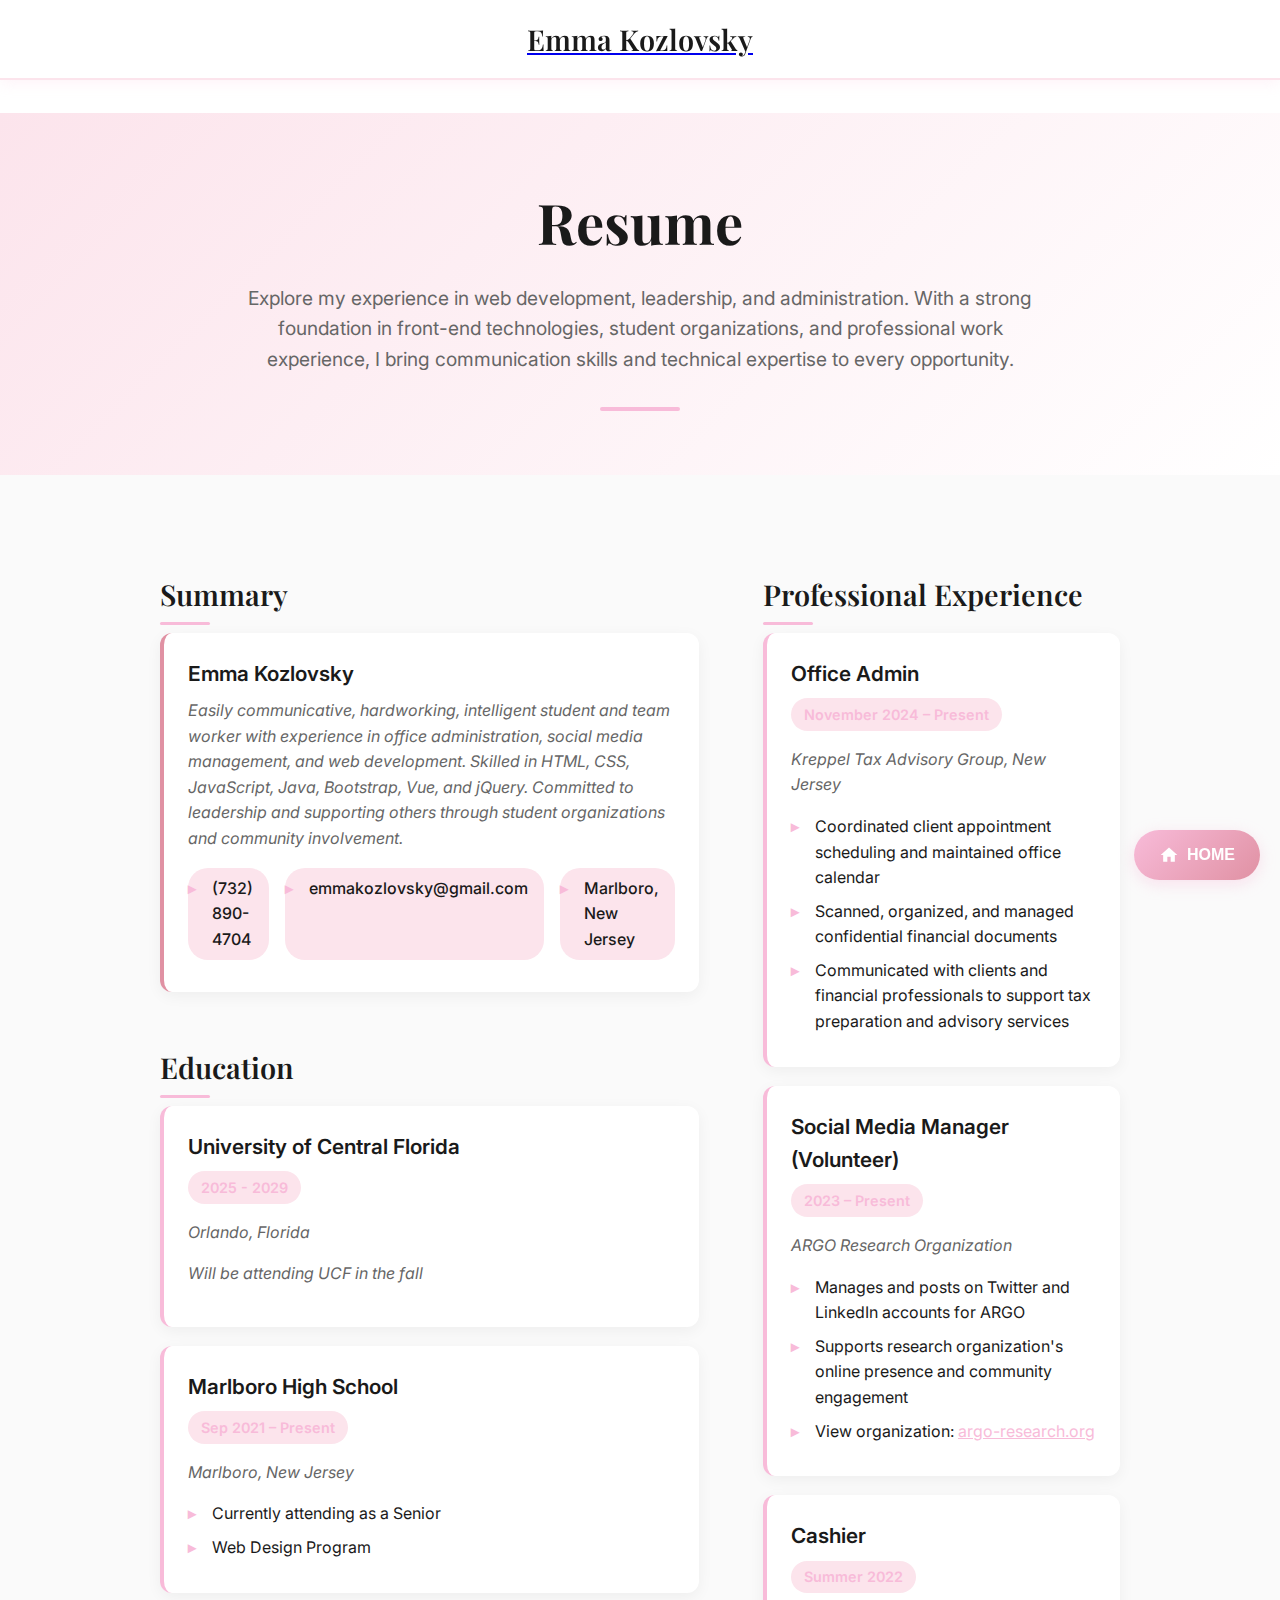
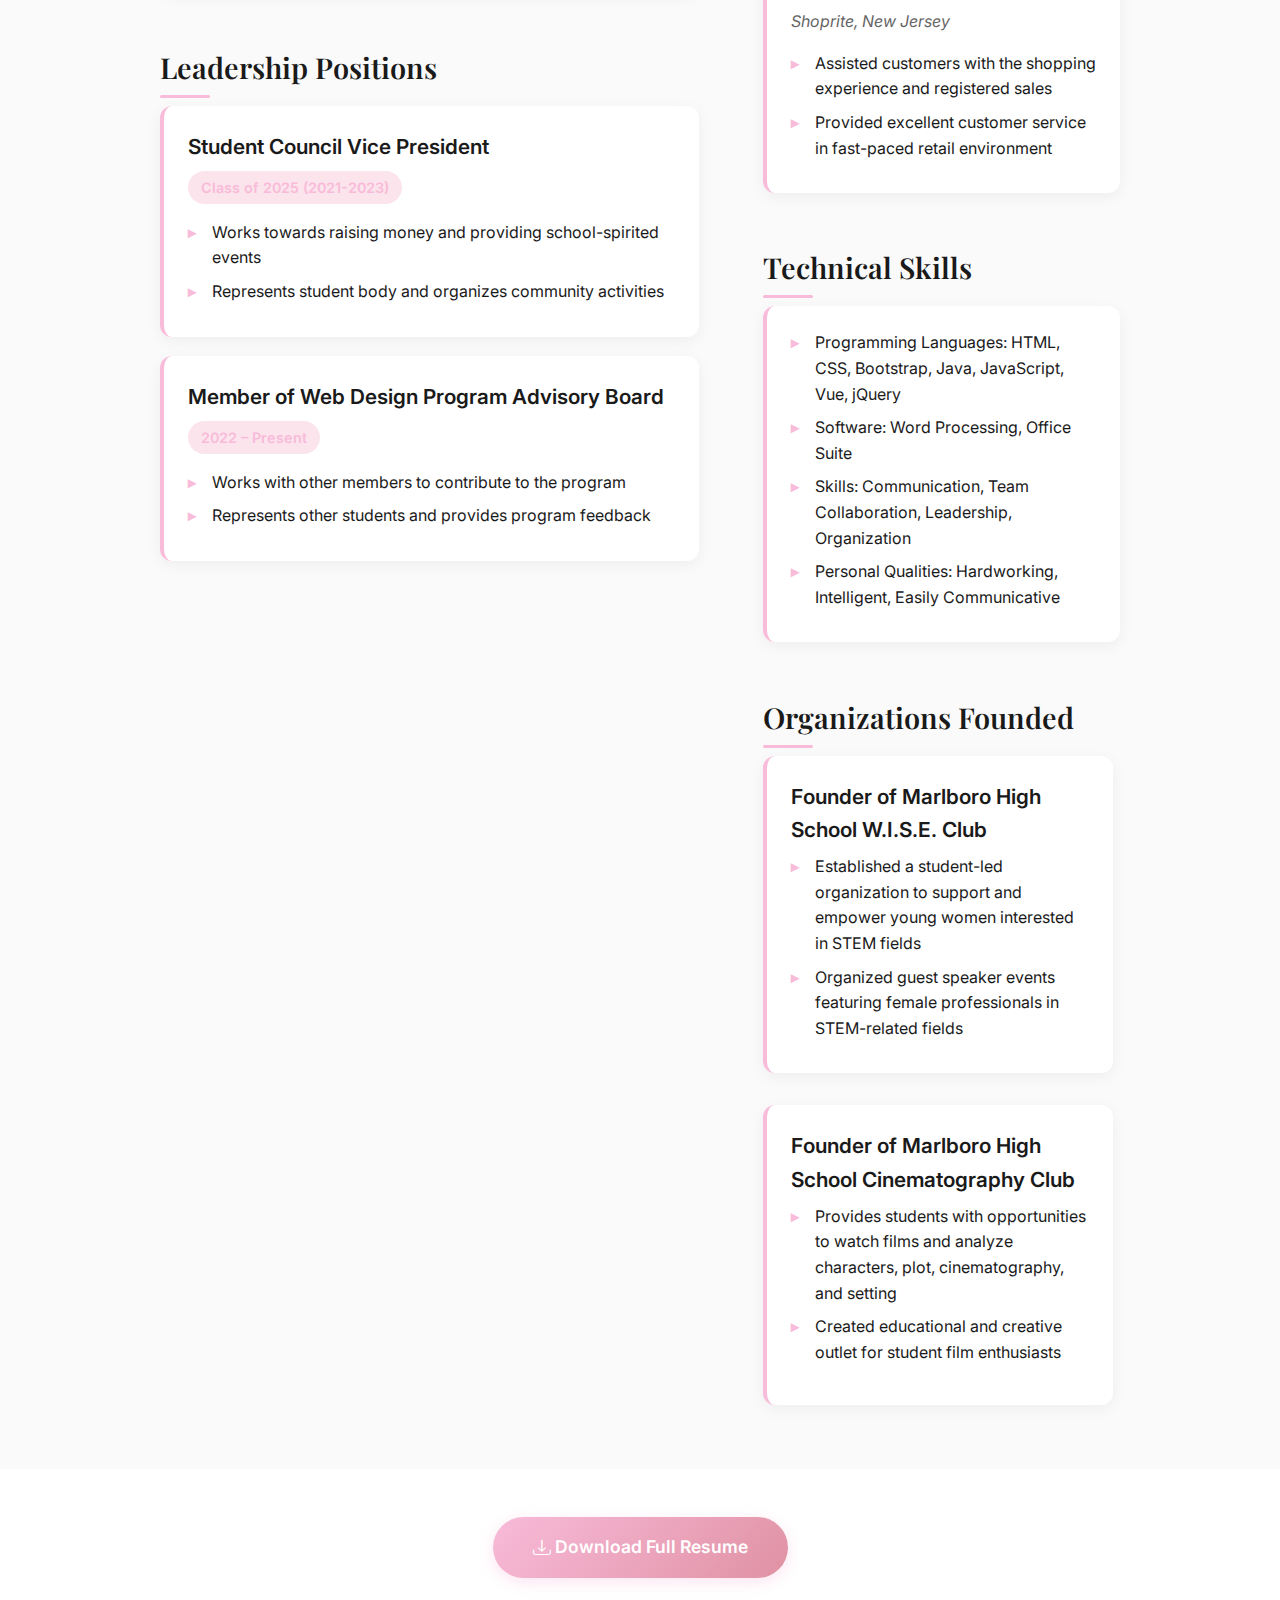
<file: resume.html>
<!DOCTYPE html>
<html lang="en">

<head>
  <meta charset="utf-8">
  <meta content="width=device-width, initial-scale=1.0" name="viewport">
  <title>Emma Kozlovsky - Resume</title>
  <meta name="description" content="Web Designer and Student Leader Resume">
  <meta name="keywords" content="web design, student leadership, resume, portfolio, Emma Kozlovsky">

  <!-- Fonts -->
  <link href="https://fonts.googleapis.com" rel="preconnect">
  <link href="https://fonts.gstatic.com" rel="preconnect" crossorigin>
  <link
    href="https://fonts.googleapis.com/css2?family=Inter:wght@300;400;500;600;700;800&family=Playfair+Display:wght@400;500;600;700&display=swap"
    rel="stylesheet">

  <!-- Bootstrap Icons -->
  <link href="https://cdn.jsdelivr.net/npm/bootstrap-icons/font/bootstrap-icons.css" rel="stylesheet">

  <link rel="stylesheet" href="resume.css">

</head>

<body>

     <!-- Back to Home Button with Icon -->
     <button class="back-to-home-btn" onclick="window.location.href='index.html'">
        <svg class="home-icon" viewBox="0 0 24 24">
            <path d="M10 20v-6h4v6h5v-8h3L12 3 2 12h3v8z"/>
        </svg>
        HOME
    </button>


  <header class="header">
    <div class="container">
      <a href="#" class="logo">
        <h1>Emma Kozlovsky</h1>
      </a>
    </div>
  </header>

  <main class="main">
    <!-- Page Title -->
    <div class="page-title">
      <div class="container">
        <h1>Resume</h1>
        <p>
          Explore my experience in web development, leadership, and administration. With a
          strong foundation in front-end technologies, student organizations, and professional work experience, I
          bring communication skills and technical expertise to every opportunity.
        </p>
        <div class="underline"></div>
      </div>
    </div>

    <!-- Resume Section -->
    <section class="resume">
      <div class="container">
        <div class="resume-grid">
          <!-- Left Column -->
          <div class="left-column">
            <h3 class="resume-title">Summary</h3>
            <div class="resume-item summary-item">
              <h4>Emma Kozlovsky</h4>
              <p>
                Easily communicative, hardworking, intelligent student and team worker with experience in office administration, social media management, and web development. Skilled in HTML, CSS, JavaScript, Java, Bootstrap, Vue, and jQuery. Committed to leadership and supporting others through student organizations and community involvement.
              </p>
              <ul class="contact-info">
                <li>(732) 890-4704</li>
                <li>emmakozlovsky@gmail.com</li>
                <li>Marlboro, New Jersey</li>
              </ul>
            </div>

            <h3 class="resume-title">Education</h3>
            <div class="resume-item">
              <h4>University of Central Florida</h4>
              <h5>2025 - 2029</h5>
              <p><em>Orlando, Florida</em></p>
              <p>Will be attending UCF in the fall</p>
            </div>
            <div class="resume-item">
              <h4>Marlboro High School</h4>
              <h5>Sep 2021 – Present</h5>
              <p><em>Marlboro, New Jersey</em></p>
              <ul>
                <li>Currently attending as a Senior</li>
                <li>Web Design Program</li>
              </ul>
            </div>

            <h3 class="resume-title">Leadership Positions</h3>
            <div class="resume-item">
              <h4>Student Council Vice President</h4>
              <h5>Class of 2025 (2021-2023)</h5>
              <ul>
                <li>Works towards raising money and providing school-spirited events</li>
                <li>Represents student body and organizes community activities</li>
              </ul>
            </div>
            
            <div class="resume-item">
              <h4>Member of Web Design Program Advisory Board</h4>
              <h5>2022 – Present</h5>
              <ul>
                <li>Works with other members to contribute to the program</li>
                <li>Represents other students and provides program feedback</li>
              </ul>
            </div>
          </div>

          <!-- Right Column -->
          <div class="right-column">
            <h3 class="resume-title">Professional Experience</h3>
            <div class="resume-item">
              <h4>Office Admin</h4>
              <h5>November 2024 – Present</h5>
              <p><em>Kreppel Tax Advisory Group, New Jersey</em></p>
              <ul>
                <li>Coordinated client appointment scheduling and maintained office calendar</li>
                <li>Scanned, organized, and managed confidential financial documents</li>
                <li>Communicated with clients and financial professionals to support tax preparation and advisory services</li>
              </ul>
            </div>

            <div class="resume-item">
              <h4>Social Media Manager (Volunteer)</h4>
              <h5>2023 – Present</h5>
              <p><em>ARGO Research Organization</em></p>
              <ul>
                <li>Manages and posts on Twitter and LinkedIn accounts for ARGO</li>
                <li>Supports research organization's online presence and community engagement</li>
                <li>View organization: <a href="https://www.argo-research.org/" target="_blank" style="color: var(--pastel-pink);">argo-research.org</a></li>
              </ul>
            </div>

            <div class="resume-item">
              <h4>Cashier</h4>
              <h5>Summer 2022</h5>
              <p><em>Shoprite, New Jersey</em></p>
              <ul>
                <li>Assisted customers with the shopping experience and registered sales</li>
                <li>Provided excellent customer service in fast-paced retail environment</li>
              </ul>
            </div>

            <h3 class="resume-title">Technical Skills</h3>
            <div class="resume-item">
              <ul>
                <li>Programming Languages: HTML, CSS, Bootstrap, Java, JavaScript, Vue, jQuery</li>
                <li>Software: Word Processing, Office Suite</li>
                <li>Skills: Communication, Team Collaboration, Leadership, Organization</li>
                <li>Personal Qualities: Hardworking, Intelligent, Easily Communicative</li>
              </ul>
            </div>

            <h3 class="resume-title">Organizations Founded</h3>
            <div class="organizations-grid">
              <div class="resume-item">
                <h4>Founder of Marlboro High School W.I.S.E. Club</h4>
                <ul>
                  <li>Established a student-led organization to support and empower young women interested in STEM fields</li>
                  <li>Organized guest speaker events featuring female professionals in STEM-related fields</li>
                </ul>
              </div>
              
              <div class="resume-item">
                <h4>Founder of Marlboro High School Cinematography Club</h4>
                <ul>
                  <li>Provides students with opportunities to watch films and analyze characters, plot, cinematography, and setting</li>
                  <li>Created educational and creative outlet for student film enthusiasts</li>
                </ul>
              </div>
            </div>
          </div>
        </div>
      </div>
    </section>

    <!-- Download Resume Button -->
    <div class="download-section">
      <div class="container">
        <a href="Resume (1).pdf" class="download-btn">
          <i class="bi bi-download"></i> Download Full Resume
        </a>
      </div>
    </div>

    
  </main>

  
</body>

</html>
</file>
<file: resume.css>
:root {
  --primary-black: #1a1a1a;
  --secondary-black: #2d2d2d;
  --pure-white: #ffffff;
  --off-white: #fafafa;
  --pastel-pink: #f8bbd9;
  --light-pink: #fce4ec;
  --dark-pink: #e091a3;
  --text-dark: #1a1a1a;
  --text-light: #666666;
  --border-color: #e0e0e0;
}

* {
  margin: 0;
  padding: 0;
  box-sizing: border-box;
}

body {
  font-family: 'Inter', sans-serif;
  line-height: 1.6;
  color: var(--text-dark);
  background-color: var(--pure-white);
}

.container {
  max-width: 1200px;
  margin: 0 auto;
  padding: 0 20px;
}

/* Header */
.header {
  background: var(--pure-white);
  padding: 1rem 0;
  position: fixed;
  top: 0;
  width: 100%;
  z-index: 1000;
  box-shadow: 0 2px 15px rgba(248, 187, 217, 0.2);
  border-bottom: 2px solid var(--light-pink);
}

.header .container {
  display: flex;
  justify-content: center;
  align-items: center;
}

.logo h1 {
  color: var(--primary-black);
  font-family: 'Playfair Display', serif;
  font-size: 1.8rem;
  font-weight: 600;
}

/* Main Content */
.main {
  margin-top: 81px;
  padding: 2rem 0;
}

/* Page Title */
.page-title {
  background: linear-gradient(135deg, var(--light-pink) 0%, var(--pure-white) 100%);
  padding: 4rem 0;
  text-align: center;
}

.page-title h1 {
  font-family: 'Playfair Display', serif;
  font-size: 3.5rem;
  font-weight: 700;
  color: var(--primary-black);
  margin-bottom: 1rem;
}

.page-title p {
  font-size: 1.2rem;
  color: var(--text-light);
  max-width: 800px;
  margin: 0 auto 2rem;
}

.underline {
  width: 80px;
  height: 4px;
  background: #f8bbd9;
  margin: 0 auto;
  border-radius: 2px;
  border: none;
}

/* Resume Section */
.resume {
  padding: 4rem 0;
  background: var(--off-white);
}

.resume-grid {
  display: grid;
  grid-template-columns: 1fr 1fr;
  gap: 3rem;
  margin-top: 2rem;
  align-items: start;
  max-height: fit-content;
}

.left-column,
.right-column {
  display: flex;
  flex-direction: column;
  gap: 0;
}

.organizations-grid {
  display: flex;
  flex-direction: column;
  gap: 1.2rem;
}

@media (min-width: 992px) {
  .organizations-grid {
    display: flex;
    justify-content: center;
    gap: 2rem;
    flex-wrap: wrap;
  }
  
  .organizations-grid .resume-item {
    margin-bottom: 0;
    flex: 0 1 300px;
    max-width: 350px;
    min-width: 280px;
  }
}

.resume-title {
  font-family: 'Playfair Display', serif;
  font-size: 1.8rem;
  font-weight: 600;
  color: var(--primary-black);
  margin-bottom: 1rem;
  margin-top: 2rem;
  position: relative;
}

.resume-title:first-child {
  margin-top: 0;
}

.resume-title::after {
  content: '';
  position: absolute;
  bottom: -8px;
  left: 0;
  width: 50px;
  height: 3px;
  background: var(--pastel-pink);
  border-radius: 2px;
}

.resume-item {
  background: var(--pure-white);
  padding: 1.5rem;
  border-radius: 12px;
  margin-bottom: 1.2rem;
  box-shadow: 0 4px 15px rgba(0,0,0,0.05);
  border-left: 4px solid var(--pastel-pink);
  transition: transform 0.3s ease, box-shadow 0.3s ease;
}

.resume-item:hover {
  transform: translateY(-2px);
  box-shadow: 0 8px 25px rgba(0,0,0,0.1);
}

.resume-item h4 {
  font-size: 1.3rem;
  font-weight: 600;
  color: var(--primary-black);
  margin-bottom: 0.5rem;
}

.resume-item h5 {
  color: var(--pastel-pink);
  font-weight: 600;
  margin-bottom: 1rem;
  background: var(--light-pink);
  padding: 0.3rem 0.8rem;
  border-radius: 20px;
  display: inline-block;
  font-size: 0.9rem;
}

.resume-item p {
  color: var(--text-light);
  margin-bottom: 1rem;
  font-style: italic;
}

.resume-item ul {
  list-style: none;
  padding-left: 0;
}

.resume-item ul li {
  color: var(--text-dark);
  margin-bottom: 0.5rem;
  position: relative;
  padding-left: 1.5rem;
}

.resume-item ul li::before {
  content: '▸';
  color: var(--pastel-pink);
  font-weight: bold;
  position: absolute;
  left: 0;
}

/* Summary Section */
.summary-item {
  border-left: 4px solid var(--dark-pink);
}

.contact-info {
  display: flex;
  gap: 1rem;
  margin-top: 1rem;
}

.contact-info li {
  background: var(--light-pink);
  padding: 0.5rem 1rem;
  border-radius: 20px;
  font-weight: 500;
}

.contact-info li::before {
  content: none;
}

/* Download Button */
.download-section {
  text-align: center;
  padding: 3rem 0;
  background: var(--pure-white);
}

.download-btn {
  background: linear-gradient(135deg, var(--pastel-pink) 0%, var(--dark-pink) 100%);
  color: var(--pure-white);
  padding: 1rem 2.5rem;
  border: none;
  border-radius: 50px;
  font-size: 1.1rem;
  font-weight: 600;
  text-decoration: none;
  display: inline-block;
  transition: all 0.3s ease;
  box-shadow: 0 4px 15px rgba(248, 187, 217, 0.4);
}

.download-btn:hover {
  transform: translateY(-2px);
  box-shadow: 0 8px 25px rgba(248, 187, 217, 0.6);
  color: var(--pure-white);
}





/* Responsive Design */
@media (max-width: 768px) {
  .nav ul {
    display: none;
  }

  .resume-grid {
    grid-template-columns: 1fr;
    gap: 2rem;
  }

  .page-title h1 {
    font-size: 2.5rem;
  }

  .contact-info {
    flex-direction: column;
  }

  
}

@media (min-width: 1200px) {
  .container {
    max-width: 1000px;
  }
  
  .resume-grid {
    gap: 4rem;
  }
}

/* Animations */
@keyframes fadeInUp {
  from {
    opacity: 0;
    transform: translateY(30px);
  }
  to {
    opacity: 1;
    transform: translateY(0);
  }
}

.resume-item {
  animation: fadeInUp 0.6s ease forwards;
}

.resume-item:nth-child(1) { animation-delay: 0.1s; }
.resume-item:nth-child(2) { animation-delay: 0.2s; }
.resume-item:nth-child(3) { animation-delay: 0.3s; }
.resume-item:nth-child(4) { animation-delay: 0.4s; }





 /* Back to Home Button Styles */
.back-to-home-btn {
    position: fixed;
    bottom: 20px;
    right: 20px;
    background: linear-gradient(135deg, #f8bbd9 0%, #e091a3 100%);
    border: none;
    border-radius: 50px;
    padding: 15px 25px;
    font-size: 16px;
    font-weight: 600;
    color: #ffffff;
    cursor: pointer;
    box-shadow: 0 4px 15px rgba(248, 187, 217, 0.4);
    transition: all 0.3s ease;
    z-index: 1000;
    display: flex;
    align-items: center;
    gap: 8px;
}

.back-to-home-btn:hover {
    transform: translateY(-2px);
    box-shadow: 0 8px 25px rgba(248, 187, 217, 0.6);
    background: linear-gradient(135deg, #e091a3 0%, #d67b8e 100%);
    color: #ffffff;
}

.back-to-home-btn:active {
    transform: translateY(0);
}

/* Home icon */
.home-icon {
    width: 20px;
    height: 20px;
    fill: currentColor;
}
</file>
